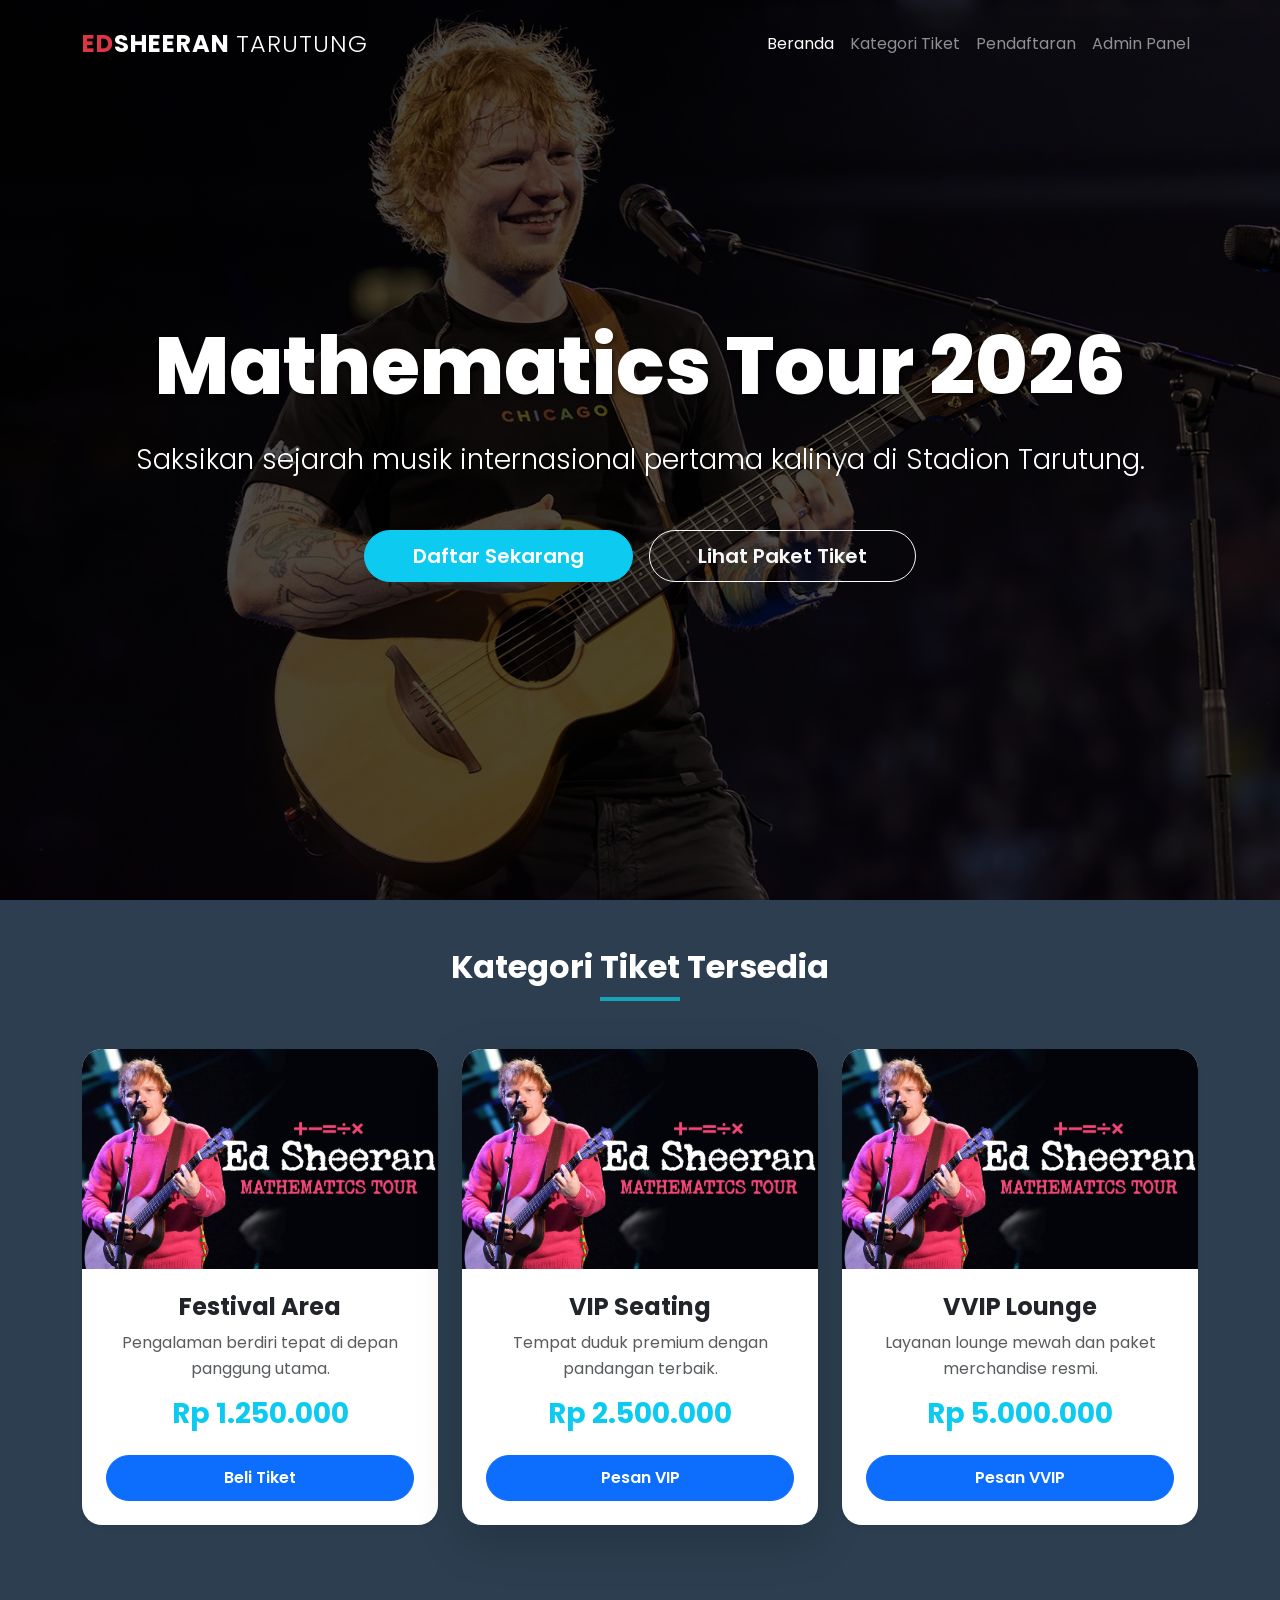
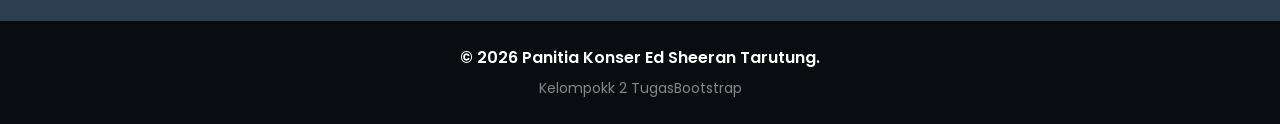
<file: index.html>
<!DOCTYPE html>
<html lang="id">
<head>
    <!-- Pengaturan Meta Data (Tanpa garis miring di akhir sesuai standar HTML5) -->
    <meta charset="UTF-8">
    <meta name="viewport" content="width=device-width, initial-scale=1.0">
    <title>Konser Ed Sheeran di Tarutung 🤣</title>
    
    <!-- Memanggil CSS Bootstrap 5 -->
    <link href="https://cdn.jsdelivr.net/npm/bootstrap@5.3.0/dist/css/bootstrap.min.css" rel="stylesheet">
    <!-- Memanggil Font Poppins -->
    <link href="https://fonts.googleapis.com/css2?family=Poppins:wght@300;400;600;700;800&display=swap" rel="stylesheet">
    <!-- Menghubungkan file CSS Custom -->
    <link rel="stylesheet" href="css/style.css">
</head>
<body class="bg-full-image">

    <!-- NAVBAR: Bagian navigasi -->
    <nav class="navbar navbar-expand-lg navbar-dark fixed-top" id="mainNav">
        <div class="container">
            <a class="navbar-brand fw-bold" href="#">
                <span class="text-danger">ED</span>SHEERAN <span class="fw-light">TARUTUNG</span>
            </a>
            <button class="navbar-toggler" type="button" data-bs-toggle="collapse" data-bs-target="#navbarNav" aria-label="Toggle navigation">
                <span class="navbar-toggler-icon"></span>
            </button>
            <div class="collapse navbar-collapse" id="navbarNav">
                <ul class="navbar-nav ms-auto text-center">
                    <li class="nav-item"><a class="nav-link active" href="index.html">Beranda</a></li>
                    <li class="nav-item"><a class="nav-link" href="#tickets">Kategori Tiket</a></li>
                    <li class="nav-item"><a class="nav-link" href="form_pendaftaran.html">Pendaftaran</a></li>
                    <li class="nav-item"><a class="nav-link" href="dashboard.html">Admin Panel</a></li>
                </ul>
            </div>
        </div>
    </nav>

    <!-- HERO SECTION -->
    <section class="hero-section" id="home">
        <div class="container text-center">
            <!-- H1 adalah hierarki judul tertinggi -->
            <h1 class="display-1 hero-title mb-4">Mathematics Tour 2026</h1>
            <p class="lead mb-5 fs-3 fw-light">Saksikan sejarah musik internasional pertama kalinya di Stadion Tarutung.</p>
            <div class="d-grid d-sm-flex justify-content-sm-center gap-3">
                <a href="form_pendaftaran.html" class="btn btn-info btn-lg btn-rounded text-white px-5 shadow">Daftar Sekarang</a>
                <a href="#tickets" class="btn btn-outline-light btn-lg btn-rounded px-5">Lihat Paket Tiket</a>
            </div>
        </div>
    </section>

    <!-- MAIN CONTENT -->
    <section id="tickets" class="py-5">
        <div class="container">
            <div class="text-center mb-5">
                <!-- H2 mengikuti H1 secara berurutan -->
                <h2 class="section-title">Kategori Tiket Tersedia</h2>
            </div>
            
            <div class="row g-4 justify-content-center">
                <!-- Kartu 1: Paket Basic -->
                <div class="col-md-4">
                    <div class="card h-100 shadow-sm border-0">
                        <!-- Tag img diperbaiki tanpa garis miring di akhir -->
                        <img src="img/festival.jpg" class="card-img-top" alt="Festival Ticket" onerror="this.src='https://placehold.co/600x400?text=Festival+Area'">
                        <div class="card-body p-4 text-center text-dark">
                            <!-- H3 mengikuti H2. Class 'h4' dipakai hanya untuk memanipulasi ukuran font -->
                            <h3 class="card-title fw-bold h4">Festival Area</h3>
                            <p class="text-muted">Pengalaman berdiri tepat di depan panggung utama.</p>
                            <div class="h3 fw-bold text-info mb-4">Rp 1.250.000</div>
                            <a href="form_pendaftaran.html" class="btn btn-primary w-100 btn-rounded">Beli Tiket</a>
                        </div>
                    </div>
                </div>

                <!-- Kartu 2: Paket VIP -->
                <div class="col-md-4">
                    <div class="card h-100 border-info border-2 shadow-lg">
                        <img src="img/vip.jpg" class="card-img-top" alt="VIP Ticket" onerror="this.src='https://placehold.co/600x400?text=VIP+Seating'">
                        <div class="card-body p-4 text-center text-dark">
                            <h3 class="card-title fw-bold h4">VIP Seating</h3>
                            <p class="text-muted">Tempat duduk premium dengan pandangan terbaik.</p>
                            <div class="h3 fw-bold text-info mb-4">Rp 2.500.000</div>
                            <a href="form_pendaftaran.html" class="btn btn-primary w-100 btn-rounded">Pesan VIP</a>
                        </div>
                    </div>
                </div>

                <!-- Kartu 3: Paket VVIP -->
                <div class="col-md-4">
                    <div class="card h-100 shadow-sm border-0">
                        <img src="img/vvip.jpg" class="card-img-top" alt="VVIP Ticket" onerror="this.src='https://placehold.co/600x400?text=VVIP+Lounge'">
                        <div class="card-body p-4 text-center text-dark">
                            <h3 class="card-title fw-bold h4">VVIP Lounge</h3>
                            <p class="text-muted">Layanan lounge mewah dan paket merchandise resmi.</p>
                            <div class="h3 fw-bold text-info mb-4">Rp 5.000.000</div>
                            <a href="form_pendaftaran.html" class="btn btn-primary w-100 btn-rounded">Pesan VVIP</a>
                        </div>
                    </div>
                </div>
            </div>
        </div>
    </section>

    <!-- FOOTER -->
    <footer class="py-4 text-center mt-5" style="background-color: rgba(0,0,0,0.8); color: white;">
        <div class="container">
            <p class="mb-1 fw-semibold">&copy; 2026 Panitia Konser Ed Sheeran Tarutung.</p>
            <small class="text-white-50">Kelompokk 2 TugasBootstrap</small>
        </div>
    </footer>

    <script src="https://cdn.jsdelivr.net/npm/bootstrap@5.3.0/dist/js/bootstrap.bundle.min.js"></script>
    <script>
        const nav = document.getElementById('mainNav');
        window.addEventListener('scroll', () => {
            if (window.scrollY > 100) {
                nav.classList.add('navbar-scrolled');
            } else {
                nav.classList.remove('navbar-scrolled');
            }
        });
    </script>
</body>
</html>
</file>
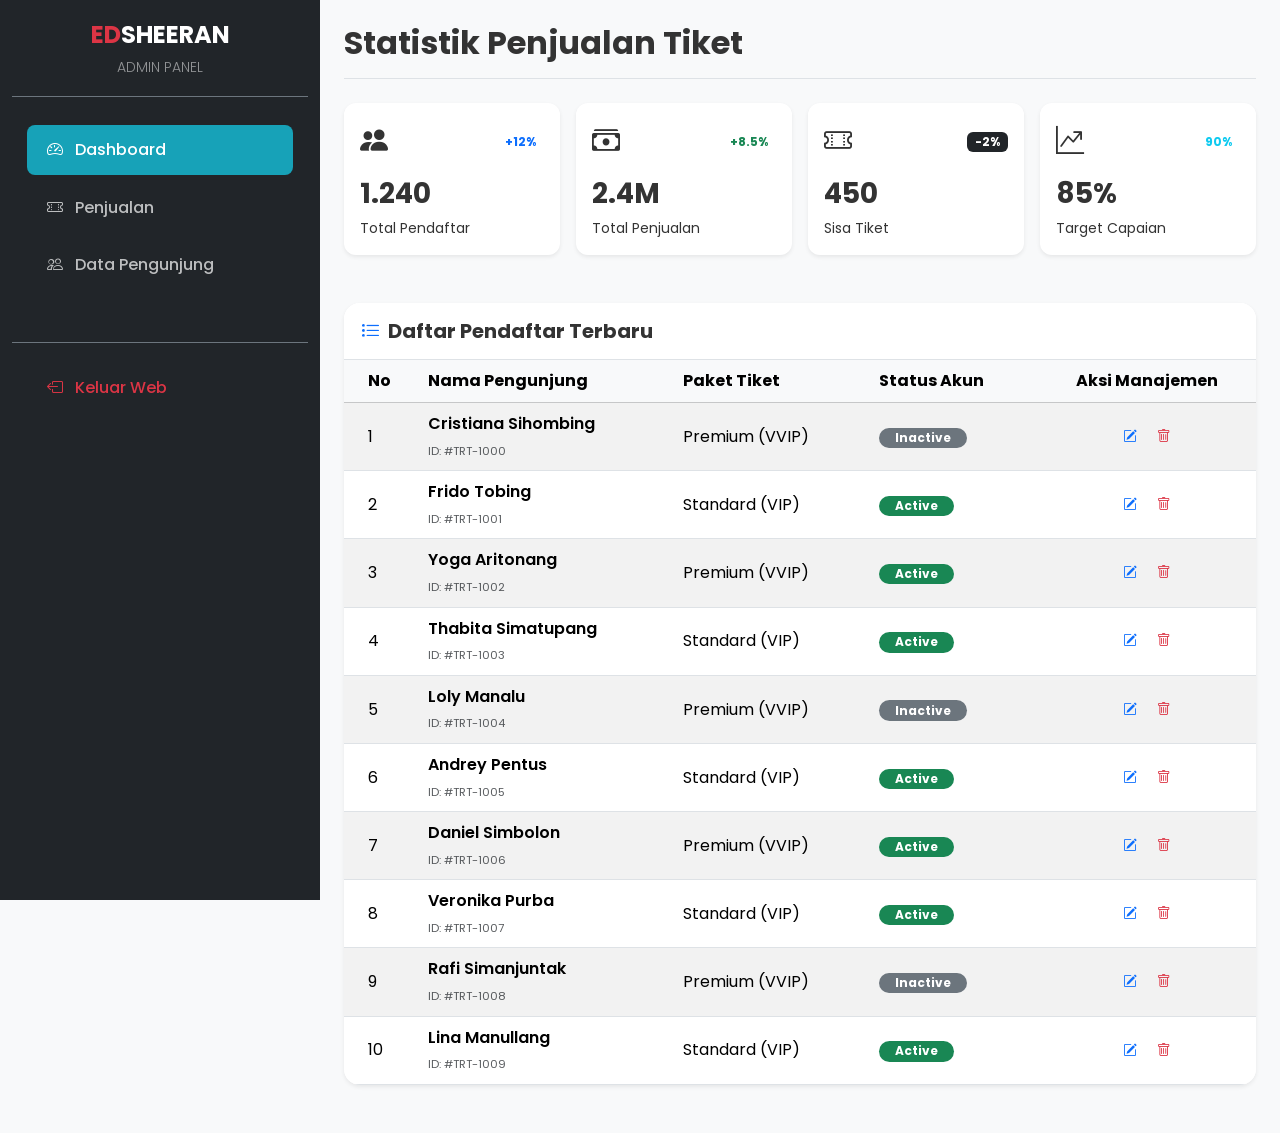
<file: dashboard.html>
<!DOCTYPE html>
<html lang="id">
<head>
    <!-- Pengaturan Meta Data W3C Valid (Tanpa trailing slash) -->
    <meta charset="UTF-8">
    <meta name="viewport" content="width=device-width, initial-scale=1.0">
    <title>Dashboard Admin - Ed Sheeran Tarutung</title>
    
    <!-- Memanggil CSS Bootstrap 5 -->
    <link href="https://cdn.jsdelivr.net/npm/bootstrap@5.3.0/dist/css/bootstrap.min.css" rel="stylesheet">
    <!-- Icon Bootstrap -->
    <link rel="stylesheet" href="https://cdn.jsdelivr.net/npm/bootstrap-icons@1.11.0/font/bootstrap-icons.css">
    <!-- Font Poppins -->
    <link href="https://fonts.googleapis.com/css2?family=Poppins:wght@400;600;700&display=swap" rel="stylesheet">
    <!-- CSS Custom -->
    <link rel="stylesheet" href="css/style.css">
</head>
<body class="bg-light">

    <!-- TOMBOL TOGGLE KHUSUS MOBILE (< 768px) -->
    <!-- Header ini hanya muncul di mobile (d-md-none) untuk memunculkan/menyembunyikan sidebar -->
    <header class="navbar navbar-dark sticky-top bg-dark flex-md-nowrap p-0 shadow d-md-none">
        <a class="navbar-brand col-md-3 col-lg-2 me-0 px-3 fs-6 fw-bold" href="#">ADMIN PANEL</a>
        <button class="navbar-toggler position-absolute d-md-none collapsed" type="button" data-bs-toggle="collapse" data-bs-target="#sidebarMenu" aria-controls="sidebarMenu" aria-expanded="false" aria-label="Toggle navigation">
            <span class="navbar-toggler-icon"></span>
        </button>
    </header>

    <div class="container-fluid">
        <div class="row">
            <!-- SIDEBAR: Sesuai kriteria (col-md-3, background gelap, teks putih, bisa di-collapse di mobile) -->
            <nav id="sidebarMenu" class="col-md-3 d-md-block bg-dark text-white sidebar collapse">
                <div class="position-sticky pt-3">
                    <!-- Logo / Brand di Sidebar (Disembunyikan di header mobile agar tidak ganda) -->
                    <div class="brand-logo text-center d-none d-md-block pb-3 mb-4 border-bottom border-secondary">
                        <span class="text-danger fs-4 fw-bold">ED</span><span class="fs-4 fw-bold">SHEERAN</span><br>
                        <small class="fw-light text-white-50">ADMIN PANEL</small>
                    </div>

                    <!-- Menu Navigasi Vertikal -->
                    <ul class="nav flex-column mb-auto">
                        <li class="nav-item">
                            <a class="nav-link-custom active" aria-current="page" href="#">
                                <i class="bi bi-speedometer2 me-2"></i> Dashboard
                            </a>
                        </li>
                        <li class="nav-item">
                            <a class="nav-link-custom" href="#">
                                <i class="bi bi-ticket-perforated me-2"></i> Penjualan
                            </a>
                        </li>
                        <li class="nav-item">
                            <a class="nav-link-custom" href="#">
                                <i class="bi bi-people me-2"></i> Data Pengunjung
                            </a>
                        </li>
                    </ul>

                    <!-- Menu Keluar di bawah -->
                    <ul class="nav flex-column mt-5 pt-3 border-top border-secondary">
                        <li class="nav-item">
                            <a class="nav-link-custom text-danger" href="index.html">
                                <i class="bi bi-box-arrow-left me-2"></i> Keluar Web
                            </a>
                        </li>
                    </ul>
                </div>
            </nav>

            <!-- KONTEN UTAMA: Sesuai kriteria (col-md-9) -->
            <main class="col-md-9 ms-sm-auto px-md-4 main-content">
                <div class="d-flex justify-content-between flex-wrap align-items-center pt-4 pb-2 mb-4 border-bottom">
                    <!-- H1 untuk standar hierarki SEO W3C -->
                    <h1 class="fw-bold h2">Statistik Penjualan Tiket</h1>
                </div>

                <!-- KARTU STATISTIK (Minimal 4) -->
                <div class="row g-3 mb-5">
                    <div class="col-6 col-md-3">
                        <div class="card card-stat bg-primary text-white p-3 shadow-sm h-100">
                            <div class="d-flex justify-content-between align-items-center mb-2">
                                <i class="bi bi-people-fill fs-3"></i>
                                <span class="badge bg-white text-primary">+12%</span>
                            </div>
                            <div class="fs-3 fw-bold">1.240</div>
                            <small>Total Pendaftar</small>
                        </div>
                    </div>
                    
                    <div class="col-6 col-md-3">
                        <div class="card card-stat bg-success text-white p-3 shadow-sm h-100">
                            <div class="d-flex justify-content-between align-items-center mb-2">
                                <i class="bi bi-cash-stack fs-3"></i>
                                <span class="badge bg-white text-success">+8.5%</span>
                            </div>
                            <div class="fs-3 fw-bold">2.4M</div>
                            <small>Total Penjualan</small>
                        </div>
                    </div>
                    
                    <div class="col-6 col-md-3">
                        <div class="card card-stat bg-warning text-dark p-3 shadow-sm h-100">
                            <div class="d-flex justify-content-between align-items-center mb-2">
                                <i class="bi bi-ticket-perforated fs-3"></i>
                                <span class="badge bg-dark text-white">-2%</span>
                            </div>
                            <div class="fs-3 fw-bold">450</div>
                            <small>Sisa Tiket</small>
                        </div>
                    </div>
                    
                    <div class="col-6 col-md-3">
                        <div class="card card-stat bg-info text-white p-3 shadow-sm h-100">
                            <div class="d-flex justify-content-between align-items-center mb-2">
                                <i class="bi bi-graph-up-arrow fs-3"></i>
                                <span class="badge bg-white text-info">90%</span>
                            </div>
                            <div class="fs-3 fw-bold">85%</div>
                            <small>Target Capaian</small>
                        </div>
                    </div>
                </div>

                <!-- TABEL DATA (10 Baris, Aksi, Hover, Striped, Responsive) -->
                <div class="card shadow-sm border-0 rounded-4 overflow-hidden mb-5">
                    <div class="card-header bg-white py-3 border-bottom">
                        <!-- H2 melanjutkan hierarki dari H1 di atas -->
                        <h2 class="mb-0 fw-bold h5"><i class="bi bi-list-task me-2 text-primary"></i>Daftar Pendaftar Terbaru</h2>
                    </div>
                    
                    <div class="table-responsive">
                        <table class="table table-striped table-hover mb-0 align-middle">
                            <thead class="table-light">
                                <tr>
                                    <th class="ps-4">No</th>
                                    <th>Nama Pengunjung</th>
                                    <th>Paket Tiket</th>
                                    <th>Status Akun</th>
                                    <th class="text-center">Aksi Manajemen</th>
                                </tr>
                            </thead>
                            <!-- Data akan dimuat otomatis oleh JavaScript -->
                            <tbody id="pendaftarTable"></tbody>
                        </table>
                    </div>
                </div>
            </main>
        </div>
    </div>

    <!-- Bootstrap Bundle JS -->
    <script src="https://cdn.jsdelivr.net/npm/bootstrap@5.3.0/dist/js/bootstrap.bundle.min.js"></script>
    <script>
        // DOMContentLoaded memastikan script berjalan setelah HTML dirender penuh
        document.addEventListener('DOMContentLoaded', function() {
            const table = document.getElementById('pendaftarTable');
            const daftarNama = [
                "Cristiana Sihombing", "Frido Tobing", "Yoga Aritonang", "Thabita Simatupang", "Loly Manalu",
                "Andrey Pentus", "Daniel Simbolon", "Veronika Purba", "Rafi Simanjuntak", "Lina Manullang"
            ];

            // Loop 10x untuk membuat 10 baris data sesuai array daftarNama
            for(let i=0; i<daftarNama.length; i++) {
                const statusText = i % 4 === 0 ? 'Inactive' : 'Active';
                const badgeClass = statusText === 'Active' ? 'bg-success' : 'bg-secondary';
                
                table.innerHTML += `
                    <tr>
                        <td class="ps-4">${i+1}</td>
                        <td>
                            <div class="fw-semibold">${daftarNama[i]}</div>
                            <small class="text-muted text-uppercase" style="font-size: 0.7rem;">ID: #TRT-${1000+i}</small>
                        </td>
                        <td>${i % 2 === 0 ? 'Premium (VVIP)' : 'Standard (VIP)'}</td>
                        <td><span class="badge ${badgeClass} rounded-pill px-3">${statusText}</span></td>
                        <td class="text-center">
                            <!-- Tombol Edit & Hapus -->
                            <button class="btn btn-sm btn-outline-primary border-0" title="Edit Data"><i class="bi bi-pencil-square"></i></button>
                            <button class="btn btn-sm btn-outline-danger border-0" title="Hapus Data"><i class="bi bi-trash"></i></button>
                        </td>
                    </tr>
                `;
            }
        });
    </script>
</body>
</html>
</file>
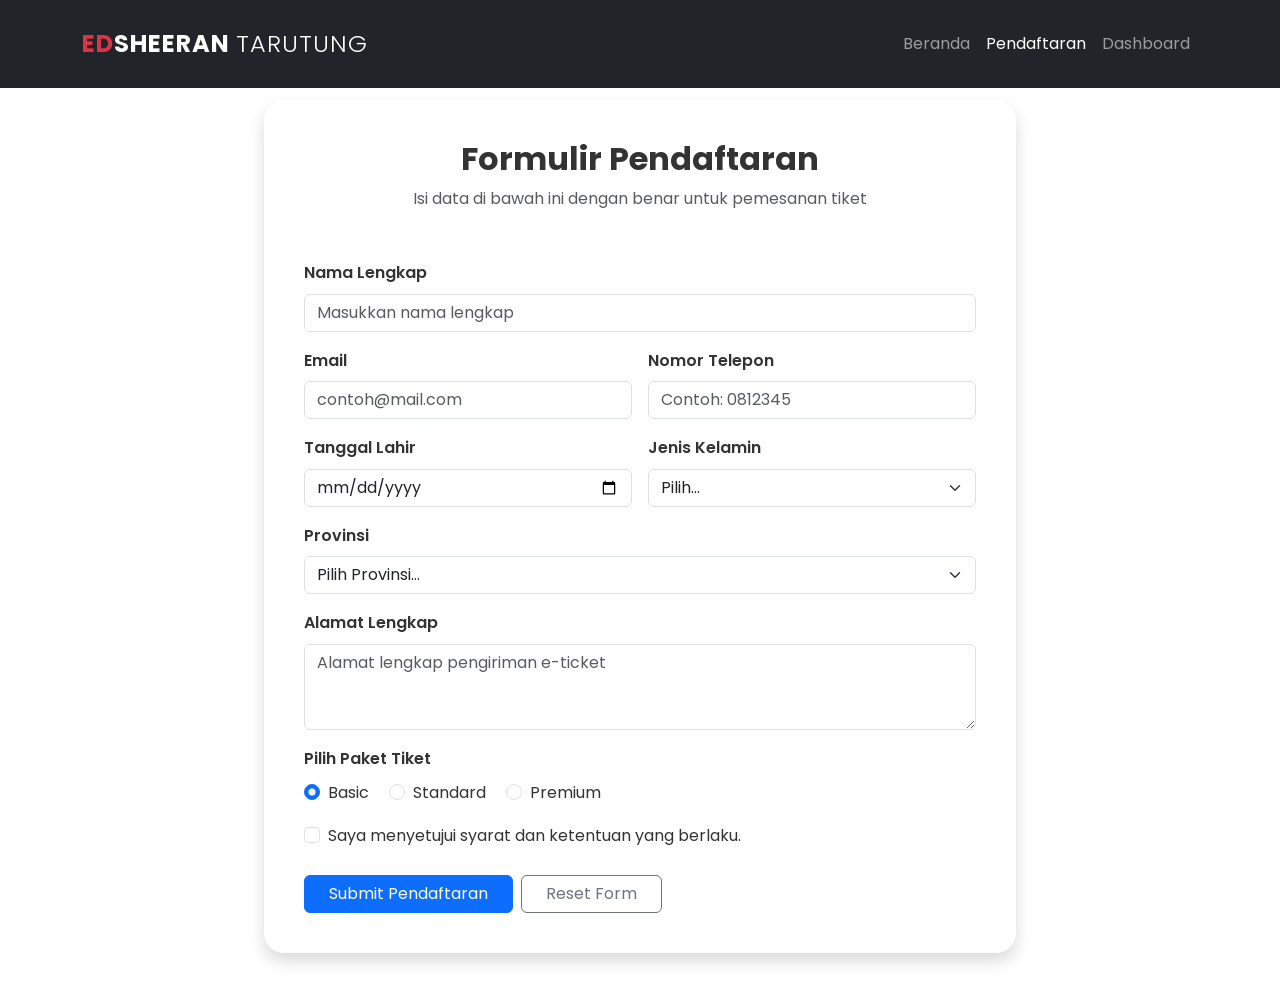
<file: form_pendaftaran.html>
<!DOCTYPE html>
<html lang="id">
<head>
    <meta charset="UTF-8">
    <meta name="viewport" content="width=device-width, initial-scale=1.0">
    <title>Pendaftaran Tiket - Ed Sheeran Tarutung</title>
    
    <!-- Link CSS Bootstrap 5 -->
    <link href="https://cdn.jsdelivr.net/npm/bootstrap@5.3.0/dist/css/bootstrap.min.css" rel="stylesheet">
    <!-- Link Font Poppins -->
    <link href="https://fonts.googleapis.com/css2?family=Poppins:wght@400;600;700&display=swap" rel="stylesheet">
    <!-- Link ke File CSS Utama -->
    <link rel="stylesheet" href="css/style.css">
</head>
<body>

    <!-- Navbar Sederhana untuk Navigasi -->
    <nav class="navbar navbar-expand-lg navbar-dark bg-dark fixed-top">
        <div class="container">
            <a class="navbar-brand fw-bold" href="index.html">
                <span class="text-danger">ED</span>SHEERAN <span class="fw-light">TARUTUNG</span>
            </a>
            <div class="collapse navbar-collapse">
                <ul class="navbar-nav ms-auto">
                    <li class="nav-item"><a class="nav-link" href="index.html">Beranda</a></li>
                    <li class="nav-item"><a class="nav-link active" href="form_pendaftaran.html">Pendaftaran</a></li>
                    <li class="nav-item"><a class="nav-link" href="dashboard.html">Dashboard</a></li>
                </ul>
            </div>
        </div>
    </nav>

    <!-- Bagian Form Pendaftaran -->
    <div class="container registration-container">
        <div class="row justify-content-center">
            <div class="col-lg-8">
                <div class="registration-card shadow">
                    <div class="text-center mb-5">
                        <h2 class="fw-bold">Formulir Pendaftaran</h2>
                        <p class="text-muted">Isi data di bawah ini dengan benar untuk pemesanan tiket</p>
                    </div>

                    <!-- Form dengan Validasi Client-Side Bootstrap -->
                    <form id="registrationForm" class="needs-validation" novalidate>
                        <div class="row g-3">
                            <!-- Input: Nama Lengkap -->
                            <div class="col-md-12">
                                <label for="fullName" class="form-label">Nama Lengkap</label>
                                <input type="text" class="form-control" id="fullName" placeholder="Masukkan nama lengkap" required>
                                <div class="invalid-feedback">Nama lengkap wajib diisi.</div>
                            </div>

                            <!-- Input: Email dengan validasi format email -->
                            <div class="col-md-6">
                                <label for="email" class="form-label">Email</label>
                                <input type="email" class="form-control" id="email" placeholder="contoh@mail.com" required>
                                <div class="invalid-feedback">Masukkan format email yang valid.</div>
                            </div>

                            <!-- Input: Nomor Telepon dengan pola angka saja -->
                            <div class="col-md-6">
                                <label for="phone" class="form-label">Nomor Telepon</label>
                                <input type="tel" class="form-control" id="phone" pattern="[0-9]+" placeholder="Contoh: 0812345" required>
                                <div class="invalid-feedback">Nomor telepon hanya menerima angka.</div>
                            </div>

                            <!-- Input: Tanggal Lahir -->
                            <div class="col-md-6">
                                <label for="birthDate" class="form-label">Tanggal Lahir</label>
                                <input type="date" class="form-control" id="birthDate" required>
                                <div class="invalid-feedback">Tanggal lahir wajib dipilih.</div>
                            </div>

                            <!-- Select: Jenis Kelamin -->
                            <div class="col-md-6">
                                <label for="gender" class="form-label">Jenis Kelamin</label>
                                <select class="form-select" id="gender" required>
                                    <option value="" selected disabled>Pilih...</option>
                                    <option value="Laki-laki">Laki-laki</option>
                                    <option value="Perempuan">Perempuan</option>
                                </select>
                                <div class="invalid-feedback">Pilih jenis kelamin Anda.</div>
                            </div>

                            <!-- Select: Provinsi (Minimal 5 pilihan) -->
                            <div class="col-md-12">
                                <label for="province" class="form-label">Provinsi</label>
                                <select class="form-select" id="province" required>
                                    <option value="" selected disabled>Pilih Provinsi...</option>
                                    <option value="Sumatera Utara">Sumatera Utara</option>
                                    <option value="Sumatera Barat">Sumatera Barat</option>
                                    <option value="Riau">Riau</option>
                                    <option value="Kepulauan Riau">Kepulauan Riau</option>
                                    <option value="Jambi">Jambi</option>
                                </select>
                                <div class="invalid-feedback">Pilih provinsi asal Anda.</div>
                            </div>

                            <!-- Textarea: Alamat Lengkap -->
                            <div class="col-md-12">
                                <label for="address" class="form-label">Alamat Lengkap</label>
                                <textarea class="form-control" id="address" rows="3" placeholder="Alamat lengkap pengiriman e-ticket" required></textarea>
                                <div class="invalid-feedback">Alamat lengkap wajib diisi.</div>
                            </div>

                            <!-- Radio Button: Pilih Paket Tiket -->
                            <div class="col-md-12">
                                <label class="form-label d-block">Pilih Paket Tiket</label>
                                <div class="form-check form-check-inline">
                                    <input class="form-check-input" type="radio" name="package" id="basic" value="Basic" checked>
                                    <label class="form-check-label" for="basic">Basic</label>
                                </div>
                                <div class="form-check form-check-inline">
                                    <input class="form-check-input" type="radio" name="package" id="standard" value="Standard">
                                    <label class="form-check-label" for="standard">Standard</label>
                                </div>
                                <div class="form-check form-check-inline">
                                    <input class="form-check-input" type="radio" name="package" id="premium" value="Premium">
                                    <label class="form-check-label" for="premium">Premium</label>
                                </div>
                            </div>

                            <!-- Checkbox Persetujuan -->
                            <div class="col-md-12">
                                <div class="form-check">
                                    <input class="form-check-input" type="checkbox" id="terms" required>
                                    <label class="form-check-label" for="terms">Saya menyetujui syarat dan ketentuan yang berlaku.</label>
                                    <div class="invalid-feedback">Anda harus mencentang persetujuan sebelum submit.</div>
                                </div>
                            </div>

                            <!-- Tombol Submit dan Reset -->
                            <div class="col-md-12 mt-4 d-flex gap-2">
                                <button type="submit" class="btn btn-primary px-4">Submit Pendaftaran</button>
                                <button type="reset" class="btn btn-outline-secondary px-4">Reset Form</button>
                            </div>
                        </div>
                    </form>
                </div>
            </div>
        </div>
    </div>

    <!-- Modal Konfirmasi Data -->
    <div class="modal fade" id="confirmModal" tabindex="-1" aria-hidden="true">
        <div class="modal-dialog modal-dialog-centered">
            <div class="modal-content border-0">
                <div class="modal-header bg-primary text-white">
                    <h5 class="modal-title">Konfirmasi Data Pendaftaran</h5>
                    <button type="button" class="btn-close btn-close-white" data-bs-dismiss="modal"></button>
                </div>
                <div class="modal-body p-4">
                    <p>Harap tinjau kembali data Anda sebelum kami proses:</p>
                    <div class="p-3 bg-light rounded shadow-sm">
                        <div class="mb-2"><strong>Nama:</strong> <span id="sumName"></span></div>
                        <div class="mb-2"><strong>Email:</strong> <span id="sumEmail"></span></div>
                        <div class="mb-0"><strong>Paket Pilihan:</strong> <span id="sumPkg" class="badge bg-info text-dark"></span></div>
                    </div>
                </div>
                <div class="modal-footer border-0">
                    <button type="button" class="btn btn-outline-secondary" data-bs-dismiss="modal">Batal</button>
                    <button type="button" class="btn btn-primary px-4" id="finalConfirm">Konfirmasi & Simpan</button>
                </div>
            </div>
        </div>
    </div>

    <!-- Bootstrap JS Bundle -->
    <script src="https://cdn.jsdelivr.net/npm/bootstrap@5.3.0/dist/js/bootstrap.bundle.min.js"></script>
    
    <!-- Logika Form dan Modal -->
    <script>
        const form = document.getElementById('registrationForm');
        const modal = new bootstrap.Modal(document.getElementById('confirmModal'));

        // Menangani aksi Submit Form
        form.addEventListener('submit', (event) => {
            // Periksa jika form tidak valid
            if (!form.checkValidity()) {
                event.preventDefault();
                event.stopPropagation();
            } else {
                // Jika valid, cegah submit default dan tampilkan modal
                event.preventDefault();
                
                // Ambil nilai dari input untuk ditampilkan di ringkasan modal
                document.getElementById('sumName').innerText = document.getElementById('fullName').value;
                document.getElementById('sumEmail').innerText = document.getElementById('email').value;
                document.getElementById('sumPkg').innerText = document.querySelector('input[name="package"]:checked').value;
                
                modal.show();
            }
            // Tambahkan class Bootstrap untuk menampilkan error visual
            form.classList.add('was-validated');
        }, false);

        // Aksi tombol Konfirmasi di dalam Modal
        document.getElementById('finalConfirm').addEventListener('click', () => {
            alert('Pendaftaran Berhasil! Terima kasih telah mendaftar.');
            modal.hide();
            form.reset(); // Kosongkan form kembali
            form.classList.remove('was-validated');
        });
    </script>
</body>
</html>
</file>
<file: css/style.css>
/* --- PENGATURAN DASAR & VARIABEL --- */
:root {
    --primary-color: #17a2b8;
    --secondary-color: #1a1a1a;
    --accent-color: #ffc107;
}

body {
    font-family: 'Poppins', sans-serif;
    color: #333;
    line-height: 1.6;
}

/* --- BACKGROUND LANDING PAGE KHUSUS (index.html) --- */
body.bg-full-image {
    background: linear-gradient(rgba(0,0,0,0.7), rgba(0,0,0,0.7)), 
                url('../img/hero-bg.jpg'); 
    background-size: cover;
    background-position: center center;
    background-attachment: fixed;
    background-repeat: no-repeat;
    color: white; 
}
body.bg-full-image:not([style*="url"]) {
    background-color: #2c3e50;
}

/* --- NAVBAR (index.html & form_pendaftaran.html) --- */
.navbar {
    transition: all 0.5s ease-in-out;
    padding: 20px 0;
}

.navbar.navbar-scrolled {
    background-color: var(--secondary-color) !important;
    padding: 10px 0;
    box-shadow: 0 4px 12px rgba(0,0,0,0.5);
}

.navbar-brand {
    font-size: 1.5rem;
    letter-spacing: 1px;
}

/* --- HERO SECTION --- */
.hero-section {
    height: 100vh;
    display: flex;
    align-items: center;
}

.hero-title {
    font-weight: 800;
    text-shadow: 2px 2px 4px rgba(0,0,0,0.5);
}

/* --- CARD KOMPONEN (Tugas 1 & Tugas 3) --- */
.card {
    border: none;
    transition: all 0.3s ease;
    border-radius: 20px;
    overflow: hidden;
    background-color: #ffffff !important; 
    color: #333 !important;
}

.card:hover {
    transform: translateY(-15px);
    box-shadow: 0 15px 30px rgba(0,0,0,0.3);
}

.card-img-top {
    height: 220px;
    object-fit: cover;
}

.btn-rounded {
    border-radius: 50px;
    padding: 10px 30px;
    font-weight: 600;
}

/* --- FORM PENDAFTARAN (Tugas 2) --- */
.registration-container {
    padding: 100px 0 50px;
}

.registration-card {
    background: white;
    border-radius: 20px;
    padding: 40px;
    box-shadow: 0 10px 30px rgba(0,0,0,0.05);
}

.form-label {
    font-weight: 600;
    margin-bottom: 0.5rem;
}

/* --- LAYOUT SIDEBAR DASHBOARD (Tugas 3) --- */
/* Menggunakan position sticky agar flow grid col-md-3 tetap rapi */
.sidebar {
    position: sticky;
    top: 0;
    height: 100vh;
    overflow-x: hidden;
    overflow-y: auto; /* Bisa di-scroll jika menu terlalu panjang */
}

/* Tombol hamburger hanya di layar <768px */
.navbar-toggler {
    right: 1rem;
    top: 0.75rem;
}

.nav-link-custom {
    font-weight: 500;
    color: rgba(255, 255, 255, 0.7);
    padding: 12px 20px;
    text-decoration: none;
    display: block;
    margin: 4px 15px;
    border-radius: 8px;
    transition: 0.2s;
}

.nav-link-custom:hover, .nav-link-custom.active {
    color: #fff;
    background-color: var(--primary-color);
}

.main-content {
    min-height: 100vh;
}

/* Animasi untuk kartu statistik dashboard */
.card-stat {
    border-radius: 12px;
    border: none;
    transition: transform 0.2s;
}

.card-stat:hover {
    transform: scale(1.05);
}

/* Responsivitas Mobile untuk Dashboard */
@media (max-width: 767.98px) {
    /* Navbar header untuk mobile harus fixed di atas */
    header.sticky-top {
        position: sticky;
        top: 0;
        z-index: 1020;
    }
    .sidebar { 
        position: static;
        height: auto;
        padding-top: 10px;
    }
}

/* --- UTILITAS SECTION --- */
section {
    padding: 80px 0;
}

.section-title {
    font-weight: 700;
    position: relative;
    padding-bottom: 15px;
    margin-bottom: 30px;
    color: white; 
}

.section-title::after {
    content: '';
    position: absolute;
    bottom: 0;
    left: 50%;
    transform: translateX(-50%);
    width: 80px;
    height: 4px;
    background-color: var(--primary-color);
}
</file>
